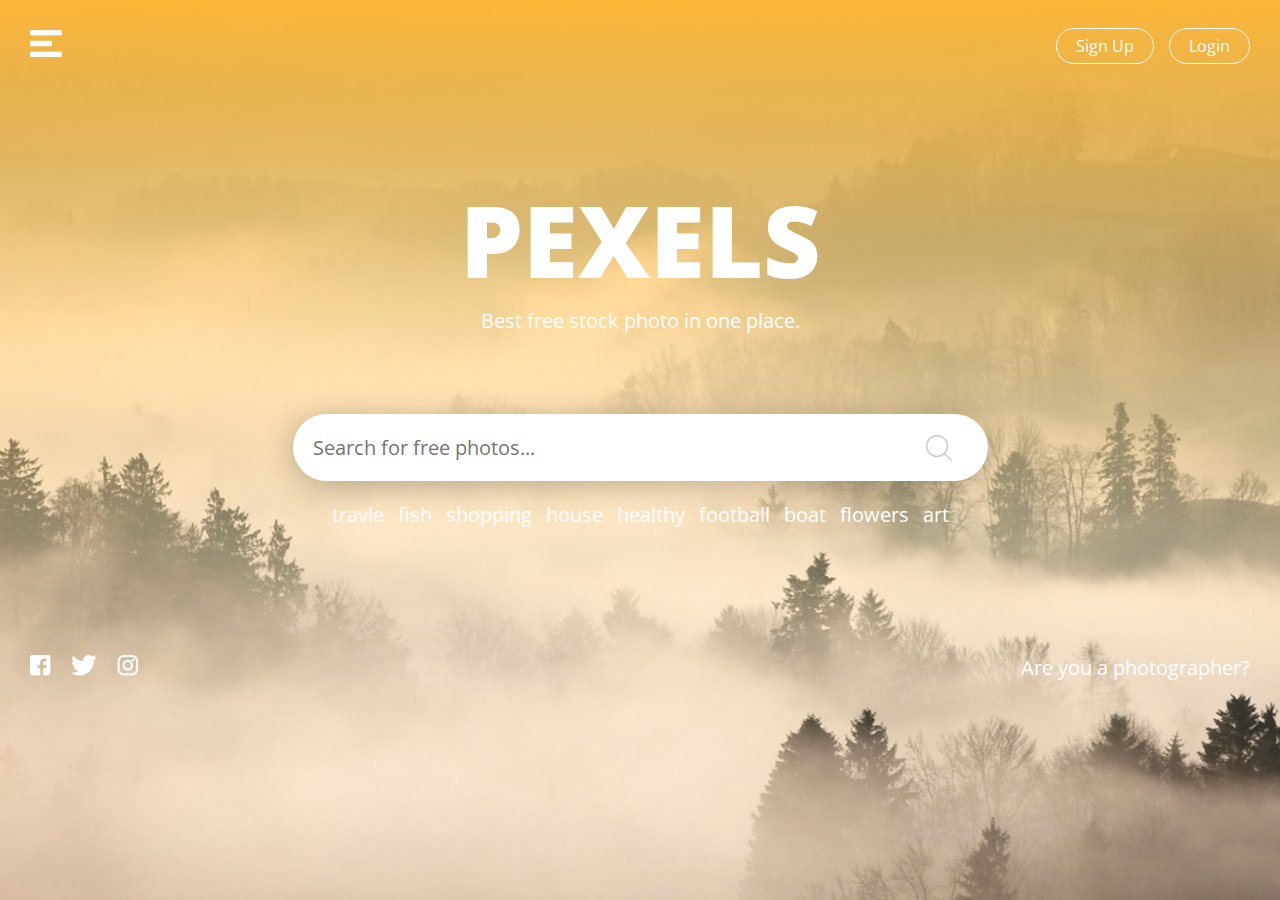
<file: Таск 10/index.html>
<!DOCTYPE html>
<html lang="en">
<head>
    <meta charset="UTF-8">
    <meta name="viewport" content="width=device-width, initial-scale=1.0">
    <title>PEXELS - best free stock photos in one place</title>
    <link rel="stylesheet" href="style.css">
</head>
<body>
    
    <section class="main">

        <div class="main__header">

            <div class="header__menu">
                <img src="./img/menu.png" alt="burger menu icon" width="32" height="27">
            </div>

            <div class="header__authorithation">

                <a href="#" class="authorithation_btn">Sign Up</a>
                <a href="#" class="authorithation_btn">Login</a>

            </div>

        </div>

        <div class="main__search">

            <h1 class="search__title">PEXELS</h1>
            <span class="search__under-title">Best free stock photo in one place.</span>
            <div class="search__input">
                <input type="text" class="input__input input_active" id="search" placeholder="Search for free photos...">
            </div>

            <div class="search__under-input">

                <span class="under-input__span">travle</span>
                <span class="under-input__span">fish</span>
                <span class="under-input__span">shopping</span>
                <span class="under-input__span">house</span>
                <span class="under-input__span">healthy</span>
                <span class="under-input__span">football</span>
                <span class="under-input__span">boat</span>
                <span class="under-input__span">flowers</span>
                <span class="under-input__span">art</span>

            </div>
        </div>

        <div class="main__footer">

            <div class="footer__social">

                <a href="facebook.com" class="social__links" target="_blank"><img src="./img/fb.png" alt="facebook" class="links__icons"></a>
                <a href="twitter.com" class="social__links" target="_blank"><img src="./img/tw.png" alt="twitter" class="links__icons"></a>
                <a href="instagram.com" class="social__links" target="_blank"><img src="./img/ig.png" alt="instagram" class="links__icons"></a>

            </div>

            <div class="footer__for-photographer">

                <a href="#" class="for-photographer__link">Are you a photographer?</a>

            </div>

        </div>

    </section>

</body>
</html>
</file>
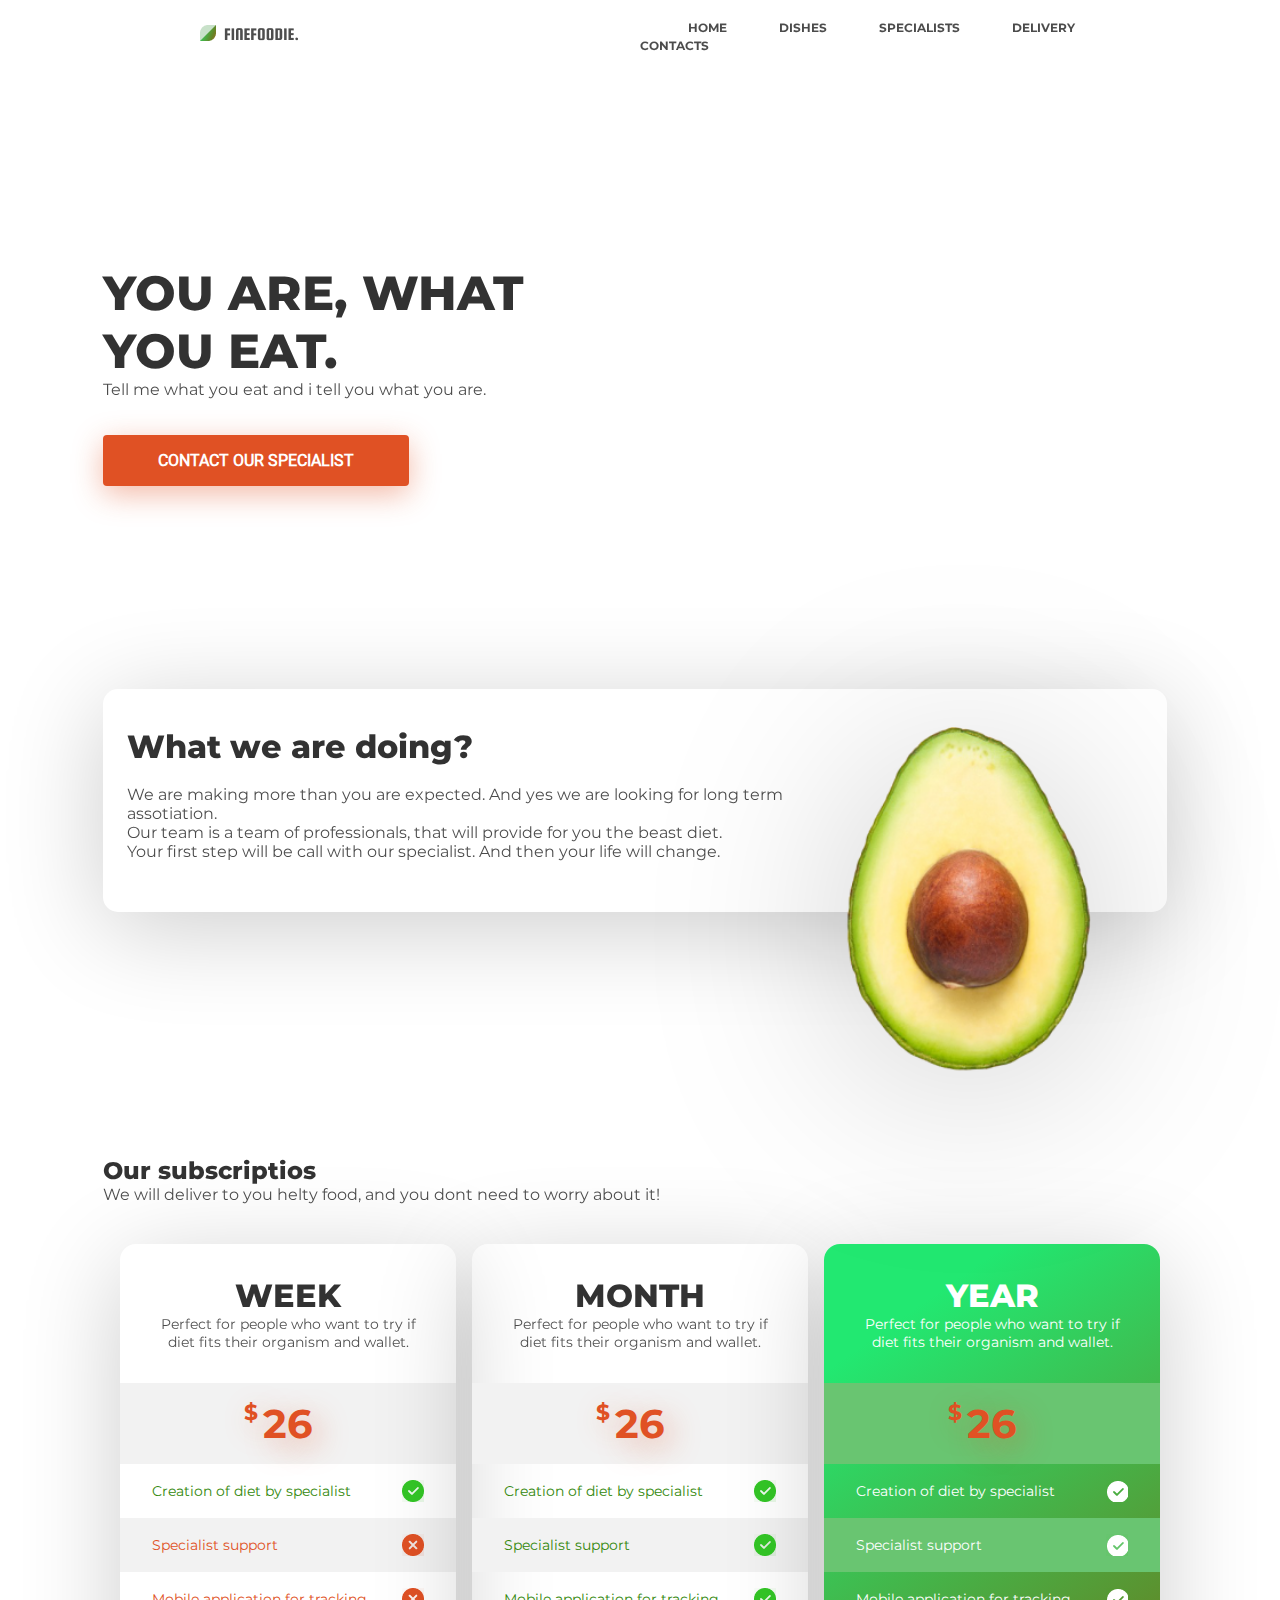
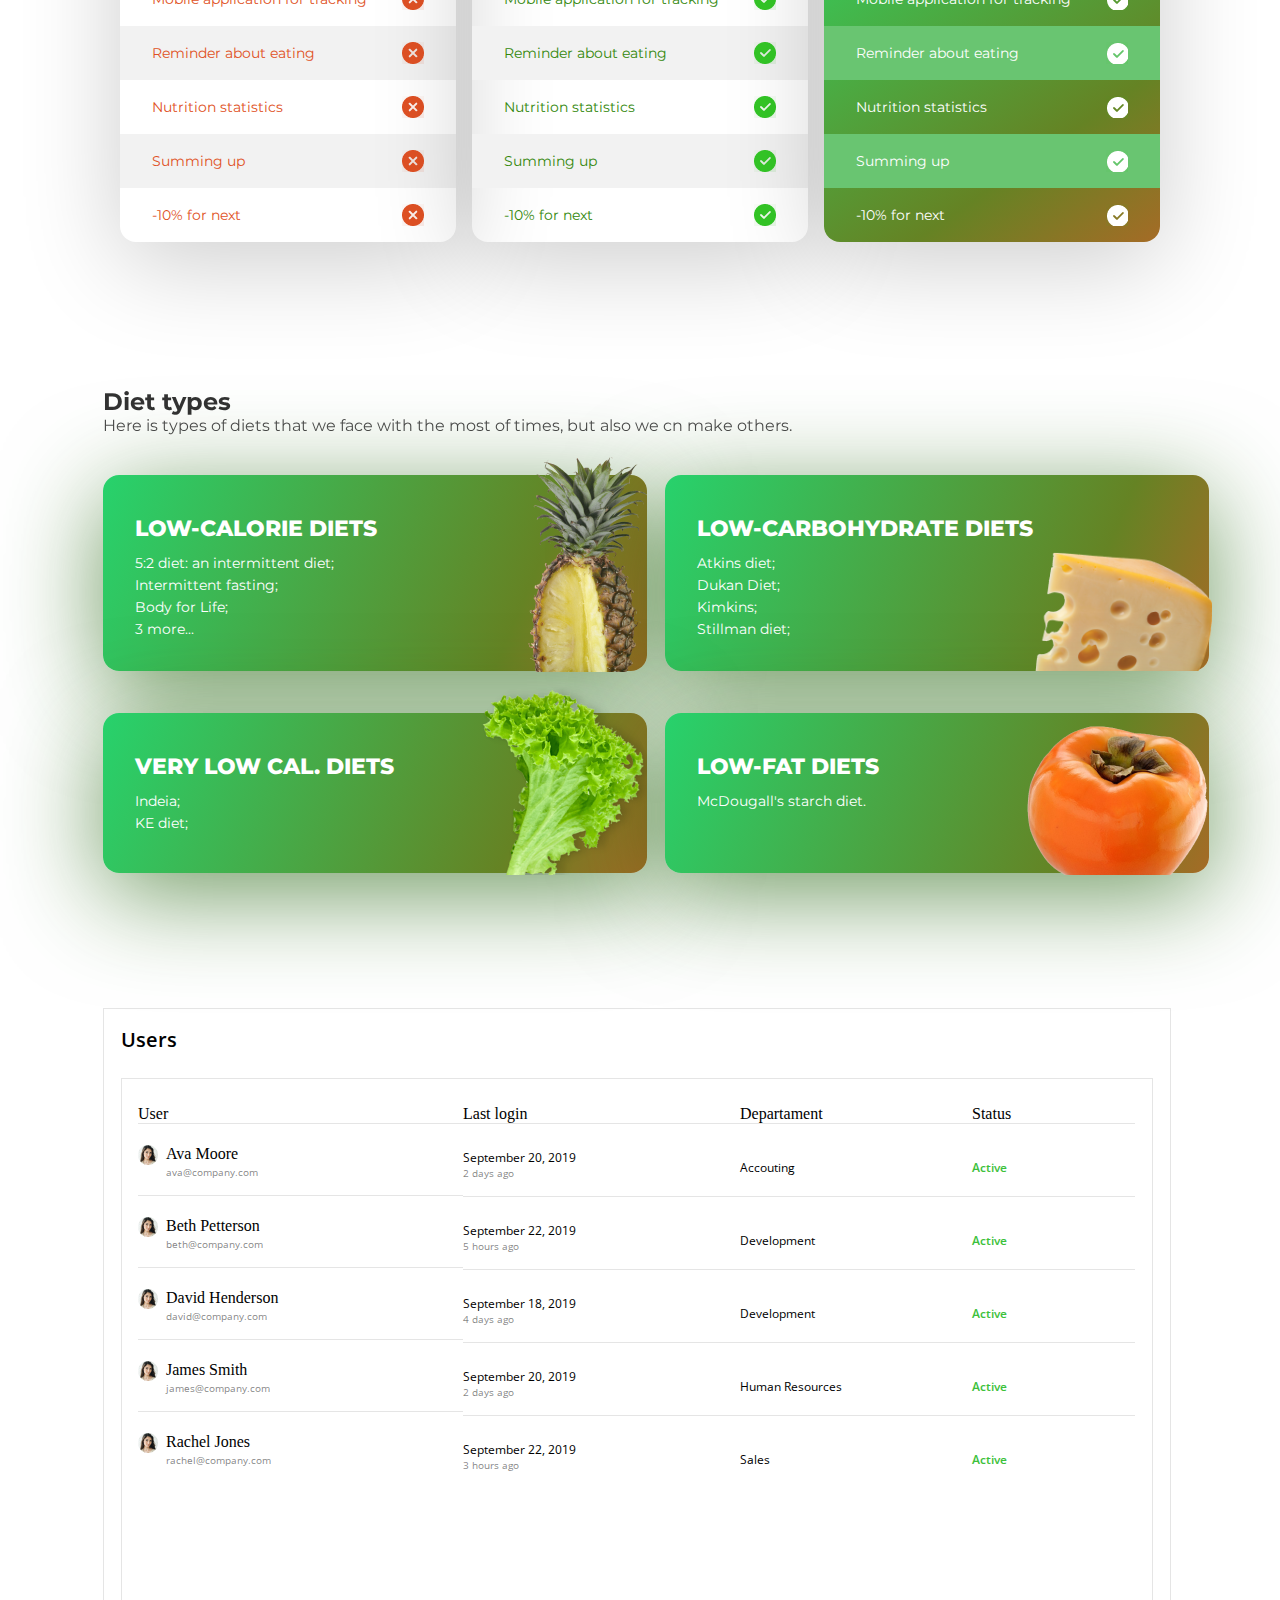
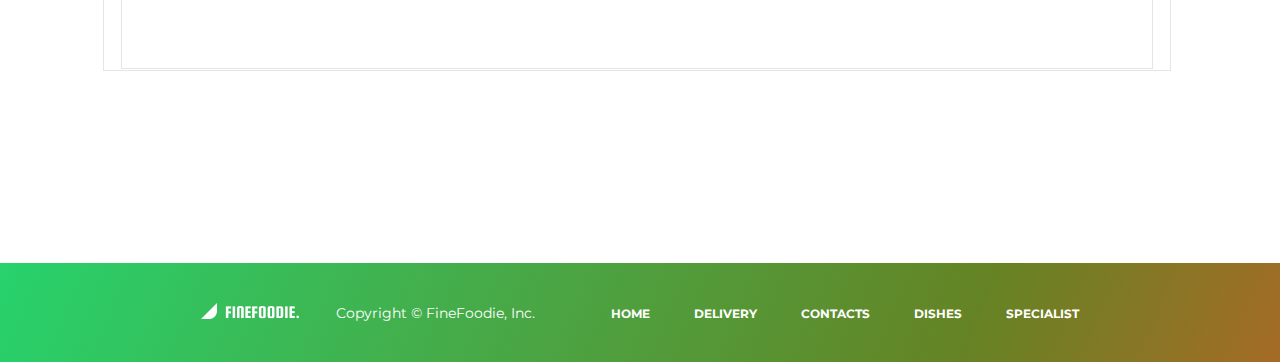
<file: Таск 4/index.html>
<!DOCTYPE html>
<html lang="en">

<head>
    <meta charset="UTF-8">
    <meta name="viewport" content="width=device-width, initial-scale=1.0">
    <link rel="stylesheet" href="style.css">
    <title>Document</title>
</head>

<body>

    <header>
        <div class="logo"><img src="./img/logo.png" alt=""></div>
        <nav>
            <a href="" class="nav-links">Home</a>
            <a href="" class="nav-links">Dishes</a>
            <a href="" class="nav-links">Specialists</a>
            <a href="" class="nav-links">Delivery</a>
            <a href="" class="nav-links">Contacts</a>
        </nav>
    </header>

    <main>

        <div class="main-text">
            <p>You are, what you eat.</p>
        </div>

        <div class="under">
            <span class="under-main-text">
                Tell me what you eat and i tell you what you are.
            </span>
        </div>

        <div class="btn-container">
            <a class="btn" href="#">Contact our specialist</a>
        </div>

        <div class="avocado">

            <div class="text">
                <h1>What we are doing?</h1>
                <p>We are making more than you are expected. And yes we are looking for long term assotiation. <br>
                    Our team is a team of professionals, that will provide for you the beast diet. <br>
                    Your first step will be call with our specialist. And then your life will change.</p>
            </div>

            <div class="avocado-img">
                <img src="./img/avocado.png" alt="" height="380px">
            </div>

        </div>

        <div class="subs">

            <div class="title">
                <h1>
                    Our subscriptios
                </h1>
                <span>
                    We will deliver to you helty food, and you dont need to worry about it!
                </span>
            </div>

            <div class="card-holder">

                <div class="card-grey">

                    <div class="card-title">

                        <h1>Week</h1>
                        <span class="perf">
                            Perfect for people who want to try if diet fits their organism and wallet.
                        </span>

                    </div>

                    <div class="price-holder">
                        <span class="price">
                            <span class="dol">$</span>26
                        </span>
                    </div>

                    <div class="row-green-txt">
                        Creation of diet by specialist
                        <img src="./img/greem.png" alt="">
                    </div>
                    <div class="row row-grey">
                        Specialist support
                        <img src="./img/red.png" alt="">
                    </div>
                    <div class="row">
                        Mobile application for tracking
                        <img src="./img/red.png" alt="">
                    </div>
                    <div class="row row-grey">
                        Reminder about eating
                        <img src="./img/red.png" alt="">
                    </div>
                    <div class="row">
                        Nutrition statistics
                        <img src="./img/red.png" alt="">
                    </div>
                    <div class="row row-grey">
                        Summing up
                        <img src="./img/red.png" alt="">
                    </div>
                    <div class="row">
                        -10% for next
                        <img src="./img/red.png" alt="">
                    </div>

                </div>

                <div class="card-grey-2">

                    <div class="card-title">

                        <h1>Month</h1>
                        <span class="perf">
                            Perfect for people who want to try if diet fits their organism and wallet.
                        </span>

                    </div>

                    <div class="price-holder">
                        <span class="price">
                            <span class="dol">$</span>26
                        </span>
                    </div>
                    <div class="row">
                        Creation of diet by specialist
                        <img src="./img/greem.png" alt="">
                    </div>
                    <div class="row row-grey">
                        Specialist support
                        <img src="./img/greem.png" alt="">
                    </div>
                    <div class="row">
                        Mobile application for tracking
                        <img src="./img/greem.png" alt="">
                    </div>
                    <div class="row row-grey">
                        Reminder about eating
                        <img src="./img/greem.png" alt="">
                    </div>
                    <div class="row">
                        Nutrition statistics
                        <img src="./img/greem.png" alt="">
                    </div>
                    <div class="row row-grey">
                        Summing up
                        <img src="./img/greem.png" alt="">
                    </div>
                    <div class="row">
                        -10% for next
                        <img src="./img/greem.png" alt="">
                    </div>

                </div>

                <div class="card-green">

                    <div class="card-title">

                        <h1>Year</h1>
                        <span class="perf">
                            Perfect for people who want to try if diet fits their organism and wallet.
                        </span>

                    </div>

                    <div class="price-holder">
                        <span class="price">
                            <span class="dol">$</span>26
                        </span>
                    </div>
                    <div class="row">
                        Creation of diet by specialist
                        <img src="./img/white.png" alt="">
                    </div>
                    <div class="row row-grey">
                        Specialist support
                        <img src="./img/white.png" alt="">
                    </div>
                    <div class="row">
                        Mobile application for tracking
                        <img src="./img/white.png" alt="">
                    </div>
                    <div class="row row-grey">
                        Reminder about eating
                        <img src="./img/white.png" alt="">
                    </div>
                    <div class="row">
                        Nutrition statistics
                        <img src="./img/white.png" alt="">
                    </div>
                    <div class="row row-grey">
                        Summing up
                        <img src="./img/white.png" alt="">
                    </div>
                    <div class="row">
                        -10% for next
                        <img src="./img/white.png" alt="">
                    </div>

                </div>

            </div>
        </div>

        <div class="diets">

            <div class="diet-title">
                <h1>Diet types</h1>
                <span>Here is types of diets that we face with the most of times, but also we cn make others.</span>
            </div>

            <div class="diets-card-holder">

                <div class="diet-card">

                    <div class="left">
                        <h1>Low-calorie diets</h1>
                        <ul>
                            <li>5:2 diet: an intermittent diet;</li>
                            <li>Intermittent fasting;</li>
                            <li>Body for Life;</li>
                            <li>3 more...</li>
                        </ul>
                    </div>

                    <div class="right">
                        <img src="./img/pineapple.png" alt="" class="pineapple">
                    </div>
                </div>

                <div class="diet-card">

                    <div class="left">
                        <h1 class="smallF">Low-carbohydrate diets</h1>
                        <ul>
                            <li>Atkins diet;</li>
                            <li>Dukan Diet;</li>
                            <li>Kimkins;</li>
                            <li>Stillman diet;</li>
                        </ul>
                    </div>

                    <div class="right">
                        <img src="./img/cheese.png" alt="" class="cheese" height="120px">
                    </div>
                </div>

                <div class="diet-card small">

                    <div class="left">
                        <h1>Very low cal. diets</h1>
                        <ul>
                            <li>Indeia;</li>
                            <li>KE diet;</li>
                        </ul>
                    </div>

                    <div class="right">
                        <img src="./img/Indeia.png" alt="" class="indeia">
                    </div>
                </div>

                <div class="diet-card small">

                    <div class="left">
                        <h1>Low-fat diets</h1>
                        <ul>
                            <li>McDougall's starch diet.</li>
                        </ul>
                    </div>

                    <div class="right">
                        <img src="./img/Khurma.png" alt="" class="khurma">
                    </div>
                </div>

            </div>

        </div>

        <div class="users">

            <h1>Users</h1>

            <div class="users-table">

                <div class="table-rows">

                    <span>User</span>

                    <div class="first">
                        <div class="photo">
                            <img src="./img/Rectangle.png" alt="">
                            <p>Ava Moore</p>
                        </div>
                        <div class="under">
                            <span>ava@company.com</span>
                        </div>
                    </div>

                    <div class="first">
                        <div class="photo">
                            <img src="./img/Rectangle.png" alt="">
                            <p>Beth Petterson</p>
                        </div>
                        <div class="under">
                            <span>beth@company.com</span>
                        </div>
                    </div>

                    <div class="first">
                        <div class="photo">
                            <img src="./img/Rectangle.png" alt="">
                            <p>David Henderson</p>
                        </div>
                        <div class="under">
                            <span>david@company.com</span>
                        </div>
                    </div>

                    <div class="first">
                        <div class="photo">
                            <img src="./img/Rectangle.png" alt="">
                            <p>James Smith</p>
                        </div>
                        <div class="under">
                            <span>james@company.com</span>
                        </div>
                    </div>

                    <div class="first">
                        <div class="photo">
                            <img src="./img/Rectangle.png" alt="">
                            <p>Rachel Jones</p>
                        </div>
                        <div class="under">
                            <span>rachel@company.com</span>
                        </div>
                    </div>

                </div>

                <div class="table-rows">

                    <span>Last login</span>

                    <div class="date">
                        <p>September 20, 2019</p>
                        <span>2 days ago</span>
                    </div>

                    <div class="date">
                        <p>September 22, 2019</p>
                        <span>5 hours ago</span>
                    </div>

                    <div class="date">
                        <p>September 18, 2019</p>
                        <span>4 days ago</span>
                    </div>

                    <div class="date">
                        <p>September 20, 2019</p>
                        <span>2 days ago</span>
                    </div>

                    <div class="date">
                        <p>September 22, 2019</p>
                        <span>3 hours ago</span>
                    </div>


                </div>
                <div class="table-rows">

                    <span>Departament</span>

                    <div class="name">
                        <span>Accouting</span>
                    </div>

                    <div class="name">
                        <span>Development</span>
                    </div>

                    <div class="name">
                        <span>Development</span>
                    </div>

                    <div class="name">
                        <span>Human Resources</span>
                    </div>

                    <div class="name">
                        <span>Sales</span>
                    </div>

                </div>
                <div class="table-rows">

                    <span>Status</span>

                    <div class="active">
                        <span>Active</span>
                    </div>

                    <div class="active">
                        <span>Active</span>
                    </div>

                    <div class="active">
                        <span>Active</span>
                    </div>

                    <div class="active">
                        <span>Active</span>
                    </div>

                    <div class="active">
                        <span>Active</span>
                    </div>



                </div>

            </div>

        </div>

    </main>

    <footer>
        <div class="footer-logo">
            <img src="./img/logo-white.png" alt="">
            <span>Copyright © FineFoodie, Inc.</span>
        </div>
        <div class="footer-nav">
            <a class="footer-links" href="">Home</a>
            <a class="footer-links" href="">Delivery</a>
            <a class="footer-links" href="">Contacts</a>
            <a class="footer-links" href="">Dishes</a>
            <a class="footer-links" href="">Specialist</a>
        </div>
    </footer>
</body>

</html>
</file>
<file: Таск 10/style.css>
@font-face {
    font-family: 'Open Sans';
    src: url(./fonts/OpenSans-VariableFont_wdth\,wght.ttf);
}

* {
    margin: 0;
    padding: 0;
}

body {
    height: 100vh;
    background-image: url(./img/bg.jpg);
    background-size: cover;
    background-repeat: no-repeat;
}

.main {
    padding: 30px;
}

.main__header {
    display: flex;
    align-items: center;
    justify-content: space-between;
}

.authorithation_btn {
    color: white;
    font-family: 'Open Sans';
    text-decoration: none;
    border: 1px solid white;
    border-radius: 50px;
    padding: 6px 19px;
}

.authorithation_btn:last-child {
    margin-left: 11px;
}

.main__search {
    display: flex;
    flex-direction: column;
    justify-content: center;
    align-items: center;
}

.search__title {
    margin-top: 110px;
    font-family: 'Open Sans';
    font-weight: 800;
    color: white;
    font-size: 100px;
}

.search__under-title {
    color: white;
    font-family: 'Open Sans';
    font-size: 20px;
    font-weight: 400;
}

.input__input {
    background-color: white;
    border-radius: 80px;
    border: none;
    width: 655px;
    /* height: 70px; */
    margin-top: 80px;
    padding: 20px;
    box-shadow: 0px 4px 30px 0px rgba(0, 0, 0, 0.25);

    /*placeholder*/
    color: rgba(189, 189, 189, 0.80);
    font-family: 'Open Sans';
    font-size: 20px;
    font-weight: 400;

    /*icon*/
    background-image: url(./img/magnifying-glass.png);
    background-repeat: no-repeat;
    background-position: 633px center;
}

.input_active:focus {
    /*icon*/
    background-image: none;
}

.search__under-input {
    margin-top: 20px;
}

.under-input__span {
    font-family: 'Open Sans';
    color: white;
    font-size: 20px;
    font-weight: 400;
}

.under-input__span:not(:last-child) {
    margin-right: 10px;
}

.main__footer {
    display: flex;
    justify-content: space-between;
    align-items: center;

    margin-top: 126px;
}

.social__links:not(:last-child) {
    margin-right: 16px;
}

.for-photographer__link {
    color: white;
    font-family: 'Open Sans';
    font-size: 20px;
    font-weight: 400;
    text-decoration: none;
}
</file>
<file: Таск 4/style.css>
/*
* Prefixed by https://autoprefixer.github.io
* PostCSS: v8.4.14,
* Autoprefixer: v10.4.7
* Browsers: last 120 version
*/

@font-face {
  font-family: "Montserat";
  src: url(./fonts/Montserrat-VariableFont_wght.ttf);
}
@font-face {
  font-family: "Roboto";
  src: url(./fonts/Roboto-Regular.ttf);
}
@font-face {
  font-family: "Open Sans";
  src: url(./fonts/OpenSans-VariableFont_wdth\,wght.ttf);
}
* {
  padding: 0;
  margin: 0;
}

header {
  display: -ms-grid;
  display: grid;
  -webkit-box-pack: justify;
  -webkit-justify-content: space-between;
     -moz-box-pack: justify;
      -ms-flex-pack: justify;
          justify-content: space-between;
  -webkit-box-align: center;
  -webkit-align-items: center;
     -moz-box-align: center;
      -ms-flex-align: center;
          align-items: center;
  -ms-grid-columns: 1fr 1fr;
  grid-template-columns: 1fr 1fr;
  padding: 18px 200px;
}
header .nav-links {
  font-family: "Montserat";
  color: #000;
  opacity: 0.7;
  font-weight: 700;
  font-size: 12px;
  text-transform: uppercase;
  text-decoration: none;
}
header .nav-links:not(:last-child) {
  margin-left: 48px;
}

main {
  -webkit-box-pack: center;
  -webkit-justify-content: center;
     -moz-box-pack: center;
      -ms-flex-pack: center;
          justify-content: center;
  display: -ms-grid;
  display: grid;
  padding: 192px 200px;
}
main .main-text {
  width: 535px;
  font-family: "Montserat";
  color: #000;
  opacity: 0.8;
  font-weight: 800;
  font-size: 48px;
  text-transform: uppercase;
}
main .under-main-text {
  width: 537px;
  font-family: "Montserat";
  color: #000;
  opacity: 0.7;
  font-weight: 400;
  font-size: 16px;
  text-transform: none;
  margin-top: 8px;
}
main .btn-container {
  padding: 16px 0;
  -webkit-border-radius: 4px;
     -moz-border-radius: 4px;
          border-radius: 4px;
  background: #E05124;
  -webkit-box-shadow: 0px 8px 30px 0px rgba(224, 81, 36, 0.4);
     -moz-box-shadow: 0px 8px 30px 0px rgba(224, 81, 36, 0.4);
          box-shadow: 0px 8px 30px 0px rgba(224, 81, 36, 0.4);
  text-align: center;
  width: 306px;
  margin-top: 36px;
}
main .btn {
  font-family: "Roboto";
  color: #fff;
  font-size: 16px;
  font-weight: 900;
  text-transform: uppercase;
  text-decoration: none;
}
main .avocado {
  width: 1040px;
  display: -ms-grid;
  display: grid;
  -ms-grid-columns: 2fr 1fr;
  grid-template-columns: 2fr 1fr;
  -webkit-box-align: start;
  -webkit-align-items: start;
     -moz-box-align: start;
      -ms-flex-align: start;
          align-items: start;
  height: 147px;
  -webkit-border-radius: 15px;
     -moz-border-radius: 15px;
          border-radius: 15px;
  -webkit-box-shadow: 0 16px 100px rgba(0, 0, 0, 0.2);
     -moz-box-shadow: 0 16px 100px rgba(0, 0, 0, 0.2);
          box-shadow: 0 16px 100px rgba(0, 0, 0, 0.2);
  margin-top: 203px;
  padding: 38px 0 38px 24px;
}
main .avocado h1 {
  font-family: "Montserat";
  color: #000;
  opacity: 0.8;
  font-weight: 800;
  font-size: 32px;
  text-transform: none;
}
main .text p {
  font-family: "Montserat";
  color: #000;
  opacity: 0.7;
  font-weight: 400;
  font-size: 16px;
  text-transform: none;
  margin-top: 19px;
}
main .avocado-img {
  -webkit-filter: drop-shadow(0 16px 100px rgba(0, 0, 0, 0.2));
          filter: drop-shadow(0 16px 100px rgba(0, 0, 0, 0.2));
}
main .subs {
  margin-top: 244px;
}
main .subs .title h1 {
  font-family: "Montserat";
  color: #000;
  opacity: 0.8;
  font-weight: 800;
  font-size: 24px;
  text-transform: none;
}
main .subs .title span {
  font-family: "Montserat";
  color: #000;
  opacity: 0.7;
  font-weight: 400;
  font-size: 16px;
  text-transform: none;
  margin-top: 8px;
}
main .subs .card-holder {
  margin-top: 40px;
  display: -ms-grid;
  display: grid;
  -ms-grid-columns: 336px 16px 336px 16px 336px;
  grid-template-columns: 336px 336px 336px;
  grid-gap: 16px;
  -webkit-box-pack: center;
  -webkit-justify-content: center;
     -moz-box-pack: center;
      -ms-flex-pack: center;
          justify-content: center;
}
main .subs .card-grey {
  -webkit-border-radius: 16px;
     -moz-border-radius: 16px;
          border-radius: 16px;
  -webkit-box-shadow: 0px 20px 100px 0px rgba(0, 0, 0, 0.2);
     -moz-box-shadow: 0px 20px 100px 0px rgba(0, 0, 0, 0.2);
          box-shadow: 0px 20px 100px 0px rgba(0, 0, 0, 0.2);
}
main .subs .card-grey .card-title {
  padding: 32px;
  text-align: center;
}
main .subs .card-grey h1 {
  font-family: "Montserat";
  color: #000;
  opacity: 0.8;
  font-weight: 800;
  font-size: 32px;
  text-transform: uppercase;
  text-align: center;
}
main .subs .card-grey .perf {
  font-family: "Montserat";
  color: #000;
  opacity: 0.7;
  font-weight: 400;
  font-size: 14px;
  text-transform: none;
  margin-top: 16px;
}
main .subs .card-grey .price-holder {
  display: -ms-grid;
  display: grid;
  -ms-grid-columns: 1fr 1fr;
  grid-template-columns: 1fr 1fr;
  padding: 16px 134px 16px 124px;
  background-color: #f2f2f2;
}
main .subs .card-grey .price-holder .price {
  color: #E05124;
  font-family: "Montserat";
  font-size: 40px;
  font-weight: 700;
  text-transform: uppercase;
  text-shadow: 8px 8px 30px rgba(224, 81, 36, 0.4);
  display: -ms-grid;
  display: grid;
  -ms-grid-columns: 1fr 1fr;
  grid-template-columns: 1fr 1fr;
  -webkit-box-align: start;
  -webkit-align-items: start;
     -moz-box-align: start;
      -ms-flex-align: start;
          align-items: start;
}
main .subs .card-grey .price-holder .price .dol {
  font-size: 22px;
  margin-right: 5px;
}
main .subs .card-grey .row {
  color: #E05124;
  font-family: "Montserat";
  font-size: 14px;
  font-weight: 400;
  display: -webkit-box;
  display: -webkit-flex;
  display: -moz-box;
  display: -ms-flexbox;
  display: flex;
  -webkit-box-pack: justify;
  -webkit-justify-content: space-between;
     -moz-box-pack: justify;
      -ms-flex-pack: justify;
          justify-content: space-between;
  padding: 16px 32px;
  -webkit-box-align: center;
  -webkit-align-items: center;
     -moz-box-align: center;
      -ms-flex-align: center;
          align-items: center;
}
main .subs .card-grey .row-grey {
  background-color: #f2f2f2;
}
main .subs .card-grey .row-green-txt {
  color: #32870A;
  font-family: "Montserat";
  font-size: 14px;
  font-weight: 400;
  display: -webkit-box;
  display: -webkit-flex;
  display: -moz-box;
  display: -ms-flexbox;
  display: flex;
  -webkit-box-pack: justify;
  -webkit-justify-content: space-between;
     -moz-box-pack: justify;
      -ms-flex-pack: justify;
          justify-content: space-between;
  padding: 16px 32px;
  -webkit-box-align: center;
  -webkit-align-items: center;
     -moz-box-align: center;
      -ms-flex-align: center;
          align-items: center;
}
main .subs .card-grey-2 {
  -webkit-border-radius: 16px;
     -moz-border-radius: 16px;
          border-radius: 16px;
  -webkit-box-shadow: 0px 20px 100px 0px rgba(0, 0, 0, 0.2);
     -moz-box-shadow: 0px 20px 100px 0px rgba(0, 0, 0, 0.2);
          box-shadow: 0px 20px 100px 0px rgba(0, 0, 0, 0.2);
}
main .subs .card-grey-2 .card-title {
  padding: 32px;
  text-align: center;
}
main .subs .card-grey-2 h1 {
  font-family: "Montserat";
  color: #000;
  opacity: 0.8;
  font-weight: 800;
  font-size: 32px;
  text-transform: uppercase;
  text-align: center;
}
main .subs .card-grey-2 .perf {
  font-family: "Montserat";
  color: #000;
  opacity: 0.7;
  font-weight: 400;
  font-size: 14px;
  text-transform: none;
  margin-top: 16px;
}
main .subs .card-grey-2 .price-holder {
  display: -ms-grid;
  display: grid;
  -ms-grid-columns: 1fr 1fr;
  grid-template-columns: 1fr 1fr;
  padding: 16px 134px 16px 124px;
  background-color: #f2f2f2;
}
main .subs .card-grey-2 .price-holder .price {
  color: #E05124;
  font-family: "Montserat";
  font-size: 40px;
  font-weight: 700;
  text-transform: uppercase;
  text-shadow: 8px 8px 30px rgba(224, 81, 36, 0.4);
  display: -ms-grid;
  display: grid;
  -ms-grid-columns: 1fr 1fr;
  grid-template-columns: 1fr 1fr;
  -webkit-box-align: start;
  -webkit-align-items: start;
     -moz-box-align: start;
      -ms-flex-align: start;
          align-items: start;
}
main .subs .card-grey-2 .price-holder .price .dol {
  font-size: 22px;
  margin-right: 5px;
}
main .subs .card-grey-2 .row {
  color: #32870A;
  font-family: "Montserat";
  font-size: 14px;
  font-weight: 400;
  display: -webkit-box;
  display: -webkit-flex;
  display: -moz-box;
  display: -ms-flexbox;
  display: flex;
  -webkit-box-pack: justify;
  -webkit-justify-content: space-between;
     -moz-box-pack: justify;
      -ms-flex-pack: justify;
          justify-content: space-between;
  padding: 16px 32px;
  -webkit-box-align: center;
  -webkit-align-items: center;
     -moz-box-align: center;
      -ms-flex-align: center;
          align-items: center;
}
main .subs .card-grey-2 .row-grey {
  background-color: #f2f2f2;
}
main .subs .card-green {
  background: -webkit-linear-gradient(305deg, #22E871 15.38%, #658324 79.28%, #A56B26 100%);
  background: -moz-linear-gradient(305deg, #22E871 15.38%, #658324 79.28%, #A56B26 100%);
  background: -o-linear-gradient(305deg, #22E871 15.38%, #658324 79.28%, #A56B26 100%);
  background: linear-gradient(145deg, #22E871 15.38%, #658324 79.28%, #A56B26 100%);
  -webkit-border-radius: 16px;
     -moz-border-radius: 16px;
          border-radius: 16px;
  -webkit-box-shadow: 0px 20px 100px 0px rgba(0, 0, 0, 0.2);
     -moz-box-shadow: 0px 20px 100px 0px rgba(0, 0, 0, 0.2);
          box-shadow: 0px 20px 100px 0px rgba(0, 0, 0, 0.2);
}
main .subs .card-green .card-title {
  padding: 32px;
  text-align: center;
}
main .subs .card-green h1 {
  font-family: "Montserat";
  color: #000;
  opacity: 1;
  font-weight: 800;
  font-size: 32px;
  text-transform: uppercase;
  text-align: center;
  color: white;
}
main .subs .card-green .perf {
  font-family: "Montserat";
  color: #000;
  opacity: 1;
  font-weight: 400;
  font-size: 14px;
  text-transform: none;
  margin-top: 16px;
  color: white;
}
main .subs .card-green .price-holder {
  display: -ms-grid;
  display: grid;
  -ms-grid-columns: 1fr 1fr;
  grid-template-columns: 1fr 1fr;
  padding: 16px 134px 16px 124px;
  background-color: #69c571;
}
main .subs .card-green .price-holder .price {
  color: #E05124;
  font-family: "Montserat";
  font-size: 40px;
  font-weight: 700;
  text-transform: uppercase;
  text-shadow: 8px 8px 30px rgba(224, 81, 36, 0.4);
  display: -ms-grid;
  display: grid;
  -ms-grid-columns: 1fr 1fr;
  grid-template-columns: 1fr 1fr;
  -webkit-box-align: start;
  -webkit-align-items: start;
     -moz-box-align: start;
      -ms-flex-align: start;
          align-items: start;
}
main .subs .card-green .price-holder .price .dol {
  font-size: 22px;
  margin-right: 5px;
}
main .subs .card-green .row {
  color: white;
  font-family: "Montserat";
  font-size: 14px;
  font-weight: 400;
  display: -webkit-box;
  display: -webkit-flex;
  display: -moz-box;
  display: -ms-flexbox;
  display: flex;
  -webkit-box-pack: justify;
  -webkit-justify-content: space-between;
     -moz-box-pack: justify;
      -ms-flex-pack: justify;
          justify-content: space-between;
  padding: 16px 32px;
  -webkit-box-align: center;
  -webkit-align-items: center;
     -moz-box-align: center;
      -ms-flex-align: center;
          align-items: center;
}
main .subs .card-green .row-grey {
  background-color: #69c571;
}
main .diets {
  margin-top: 145px;
}
main .diets .diets-card-holder {
  display: -ms-grid;
  display: grid;
  -ms-grid-columns: 512px 50px 512px;
  grid-template-columns: 512px 512px;
  grid-gap: 42px 50px;
  -webkit-box-pack: center;
  -webkit-justify-content: center;
     -moz-box-pack: center;
      -ms-flex-pack: center;
          justify-content: center;
  margin-top: 40px;
}
main .diets .diet-title h1 {
  font-family: "Montserat";
  color: #000;
  opacity: 0.8;
  font-weight: 700;
  font-size: 24px;
  text-transform: none;
}
main .diets .diet-title span {
  font-family: "Montserat";
  color: #000;
  opacity: 0.7;
  font-weight: 400;
  font-size: 16px;
  text-transform: none;
}
main .diets .diet-card {
  display: -webkit-box;
  display: -webkit-flex;
  display: -moz-box;
  display: -ms-flexbox;
  display: flex;
  width: 512px;
  -webkit-border-radius: 16px;
     -moz-border-radius: 16px;
          border-radius: 16px;
  background: -webkit-linear-gradient(337deg, #27D26C 0%, #658324 75.52%, #A56B26 100%);
  background: -moz-linear-gradient(337deg, #27D26C 0%, #658324 75.52%, #A56B26 100%);
  background: -o-linear-gradient(337deg, #27D26C 0%, #658324 75.52%, #A56B26 100%);
  background: linear-gradient(113deg, #27D26C 0%, #658324 75.52%, #A56B26 100%);
  -webkit-box-shadow: 0px 20px 100px 0px rgba(33, 99, 10, 0.65);
     -moz-box-shadow: 0px 20px 100px 0px rgba(33, 99, 10, 0.65);
          box-shadow: 0px 20px 100px 0px rgba(33, 99, 10, 0.65);
  padding: 0 0 40px 32px;
  -webkit-box-pack: justify;
  -webkit-justify-content: space-between;
     -moz-box-pack: justify;
      -ms-flex-pack: justify;
          justify-content: space-between;
  height: 156px;
}
main .diets .diet-card h1 {
  font-family: "Montserat";
  color: #000;
  opacity: 1;
  font-weight: 800;
  font-size: 22px;
  text-transform: uppercase;
  color: white;
  padding-top: 40px;
}
main .diets .diet-card .smallF {
  width: 338px;
}
main .diets .diet-card .right .pineapple {
  margin-top: -18px;
}
main .diets .diet-card .right .cheese {
  margin-top: 76px;
}
main .diets .diet-card .right .indeia {
  margin-top: -26px;
}
main .diets .diet-card .right .khurma {
  margin-top: 12px;
}
main .diets .diet-card li {
  list-style: none;
  color: white;
  font-family: "Montserat";
  font-size: 14px;
  font-weight: 400;
  margin-top: 4px;
}
main .diets .diet-card ul {
  margin-top: 12px;
}
main .diets .small {
  height: 120px;
}
main .users {
  width: 1032px;
  border: 1px solid rgba(0, 0, 0, 0.1);
  display: -ms-grid;
  display: grid;
  padding: 17px;
  margin-top: 135px;
  height: 627px;
}
main .users h1 {
  color: black;
  font-family: "Open Sans";
  font-size: 20px;
  font-weight: 600;
  margin-bottom: 25px;
}
main .users .users-table {
  width: 998px;
  height: 537px;
  border: 1px solid rgba(0, 0, 0, 0.1);
  display: -ms-grid;
  display: grid;
  -ms-grid-columns: 325px 277px 232px 163px;
  grid-template-columns: 325px 277px 232px 163px;
  padding: 26px 16px;
}
main .users .users-table .table-rows .first {
  display: -webkit-box;
  display: -webkit-flex;
  display: -moz-box;
  display: -ms-flexbox;
  display: flex;
  -webkit-box-orient: vertical;
  -webkit-box-direction: normal;
  -webkit-flex-direction: column;
     -moz-box-orient: vertical;
     -moz-box-direction: normal;
      -ms-flex-direction: column;
          flex-direction: column;
  padding: 21.1px 16px 16px 0;
  border-top: 1px solid rgba(0, 0, 0, 0.1);
}
main .users .users-table .table-rows .first .photo {
  display: -webkit-box;
  display: -webkit-flex;
  display: -moz-box;
  display: -ms-flexbox;
  display: flex;
}
main .users .users-table .table-rows .first .photo p {
  margin-left: 8px;
}
main .users .users-table .table-rows .first .under {
  margin-left: 28px;
  color: var(--Black-Light, rgba(0, 0, 0, 0.5));
  font-family: "Open Sans";
  font-size: 10px;
  font-weight: 400;
}
main .users .users-table .table-rows .date {
  display: -webkit-box;
  display: -webkit-flex;
  display: -moz-box;
  display: -ms-flexbox;
  display: flex;
  -webkit-box-orient: vertical;
  -webkit-box-direction: normal;
  -webkit-flex-direction: column;
     -moz-box-orient: vertical;
     -moz-box-direction: normal;
      -ms-flex-direction: column;
          flex-direction: column;
  padding: 25px 16px 16px 0;
  border-top: 1px solid rgba(0, 0, 0, 0.1);
}
main .users .users-table .table-rows .date p {
  color: black;
  font-family: "Open Sans";
  font-size: 12px;
  font-weight: 400;
}
main .users .users-table .table-rows .date span {
  color: var(--Black-Light, rgba(0, 0, 0, 0.5));
  font-family: "Open Sans";
  font-size: 10px;
  font-weight: 400;
}
main .users .users-table .table-rows .name {
  padding: 35px 16px 20px 0;
  color: black;
  font-family: "Open Sans";
  font-size: 12px;
  font-weight: 400;
  border-top: 1px solid rgba(0, 0, 0, 0.1);
}
main .users .users-table .table-rows .active {
  padding: 35px 16px 20px 0;
  color: var(--Success-Default, #3CC13B);
  font-family: "Open Sans";
  font-size: 12px;
  font-weight: 600;
  border-top: 1px solid rgba(0, 0, 0, 0.1);
}

footer {
  background: -webkit-linear-gradient(337deg, #27D26C 0%, #658324 75.52%, #A56B26 100%);
  background: -moz-linear-gradient(337deg, #27D26C 0%, #658324 75.52%, #A56B26 100%);
  background: -o-linear-gradient(337deg, #27D26C 0%, #658324 75.52%, #A56B26 100%);
  background: linear-gradient(113deg, #27D26C 0%, #658324 75.52%, #A56B26 100%);
  padding: 40px 201px;
  display: -webkit-box;
  display: -webkit-flex;
  display: -moz-box;
  display: -ms-flexbox;
  display: flex;
  -webkit-box-align: center;
  -webkit-align-items: center;
     -moz-box-align: center;
      -ms-flex-align: center;
          align-items: center;
  -webkit-box-pack: justify;
  -webkit-justify-content: space-between;
     -moz-box-pack: justify;
      -ms-flex-pack: justify;
          justify-content: space-between;
}
footer .footer-logo {
  display: -webkit-box;
  display: -webkit-flex;
  display: -moz-box;
  display: -ms-flexbox;
  display: flex;
  -webkit-box-align: center;
  -webkit-align-items: center;
     -moz-box-align: center;
      -ms-flex-align: center;
          align-items: center;
}
footer .footer-logo img {
  margin-right: 36px;
}
footer .footer-logo span {
  font-family: "Montserat";
  color: #000;
  opacity: 1;
  font-weight: 400;
  font-size: 14px;
  text-transform: none;
  color: white;
}
footer .footer-nav .footer-links {
  text-decoration: none;
  font-family: "Montserat";
  color: #000;
  opacity: 1;
  font-weight: 700;
  font-size: 12px;
  text-transform: uppercase;
  color: white;
}
footer .footer-nav .footer-links:not(:last-child) {
  margin-right: 40px;
}
.example {
    display: -ms-grid;
    display: grid;
    -webkit-transition: all .5s;
    -o-transition: all .5s;
    -moz-transition: all .5s;
    transition: all .5s;
    -webkit-user-select: none;
       -moz-user-select: none;
        -ms-user-select: none;
            user-select: none;
    background: -webkit-gradient(linear, left top, left bottom, from(white), to(black));
    background: -webkit-linear-gradient(top, white, black);
    background: -moz-linear-gradient(top, white, black);
    background: -o-linear-gradient(top, white, black);
    background: linear-gradient(to bottom, white, black);
}
</file>
